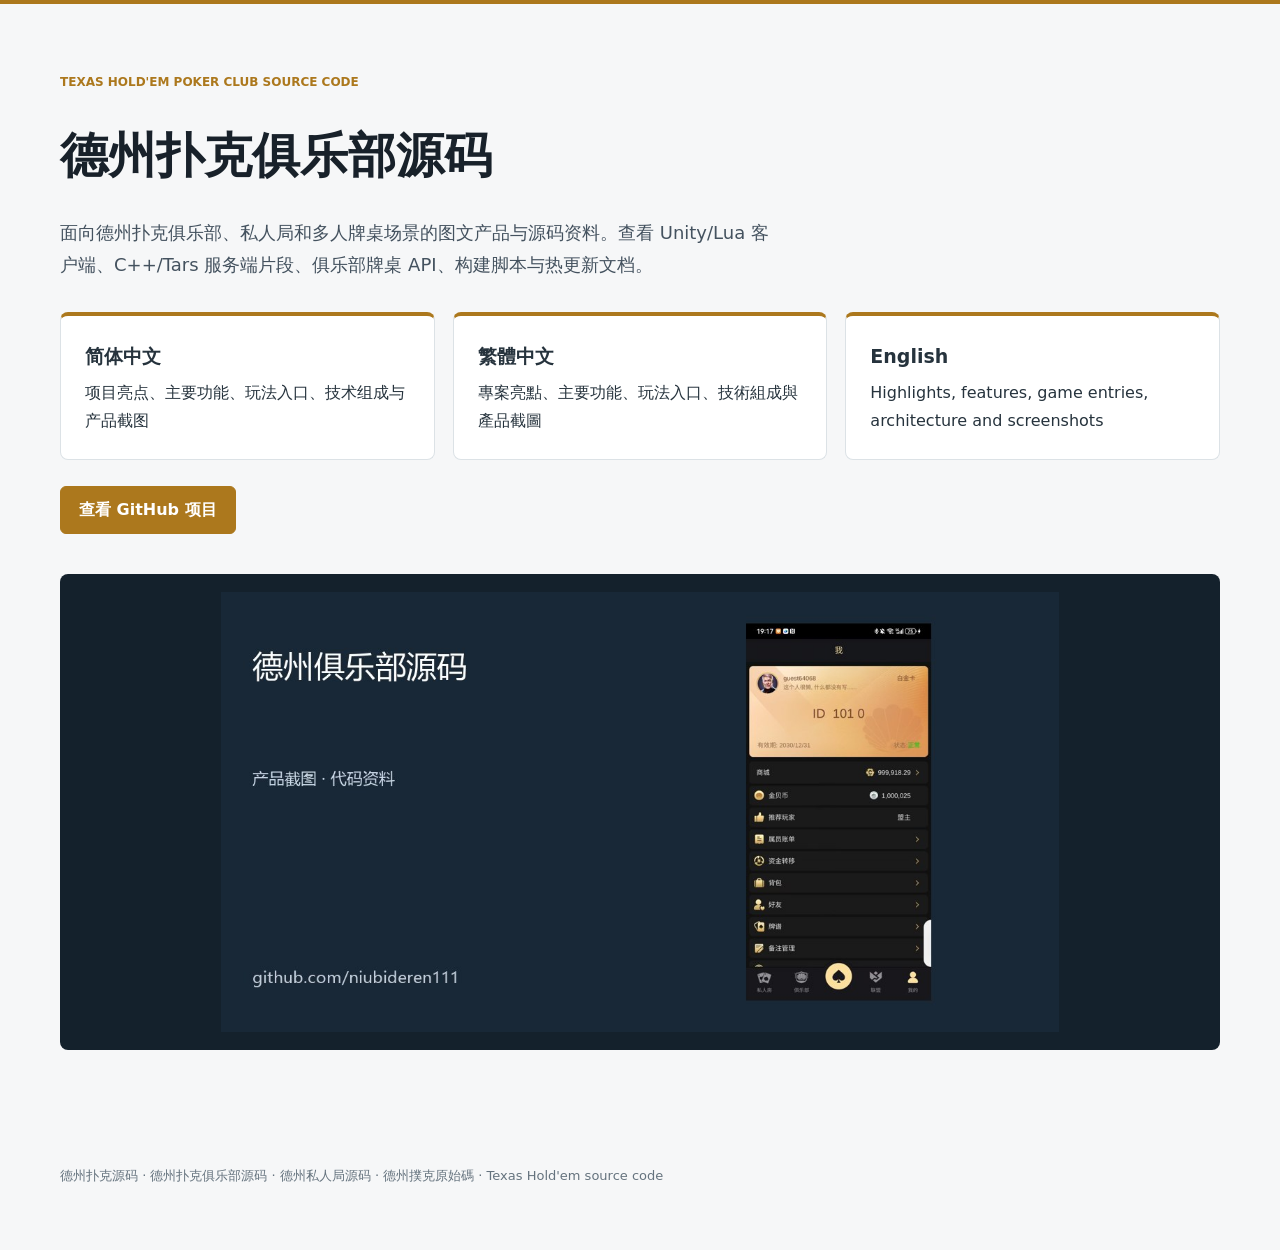
<file: docs/index.html>
<!doctype html>
<html lang="zh-CN">
<head>
  <meta charset="utf-8">
  <meta name="viewport" content="width=device-width,initial-scale=1">
  <title>德州扑克俱乐部源码｜私人局与多人牌桌产品资料</title>
  <meta name="description" content="德州扑克俱乐部和私人局源码资料，包含产品截图、Unity/Lua 客户端、C++/Tars 服务端片段、俱乐部牌桌 API、构建与热更新文档。">
  <meta name="robots" content="index,follow,max-image-preview:large">
  <link rel="canonical" href="https://niubideren111.github.io/dezhou-poker-club-source-code/">
  <link rel="alternate" hreflang="zh-CN" href="https://niubideren111.github.io/dezhou-poker-club-source-code/zh-cn/">
  <link rel="alternate" hreflang="zh-Hant" href="https://niubideren111.github.io/dezhou-poker-club-source-code/zh-tw/">
  <link rel="alternate" hreflang="en" href="https://niubideren111.github.io/dezhou-poker-club-source-code/en/">
  <link rel="alternate" hreflang="x-default" href="https://niubideren111.github.io/dezhou-poker-club-source-code/">
  <meta property="og:type" content="website">
  <meta property="og:title" content="德州扑克俱乐部源码｜私人局与多人牌桌">
  <meta property="og:description" content="Unity/Lua 客户端、C++/Tars 服务端片段、俱乐部牌桌 API 与图文产品资料。">
  <meta property="og:url" content="https://niubideren111.github.io/dezhou-poker-club-source-code/">
  <meta property="og:image" content="https://niubideren111.github.io/dezhou-poker-club-source-code/assets/seo/social-preview.jpg">
  <meta name="twitter:card" content="summary_large_image">
  <link rel="stylesheet" href="assets/seo/style.css">
  <script type="application/ld+json">{"@context":"https://schema.org","@type":"SoftwareSourceCode","name":"Texas Hold'em Poker Club Source Code","alternateName":["德州扑克俱乐部源码","德州私人局源码","德州撲克俱樂部原始碼"],"codeRepository":"https://github.com/niubideren111/dezhou-poker-club-source-code","url":"https://niubideren111.github.io/dezhou-poker-club-source-code/","programmingLanguage":["C++","Lua","C#"],"image":"https://niubideren111.github.io/dezhou-poker-club-source-code/assets/seo/social-preview.jpg"}</script>
</head>
<body style="--accent:#ac781d">
  <div class="topline"></div>
  <main class="wrap language-home">
    <div class="eyebrow">Texas Hold'em Poker Club Source Code</div>
    <h1>德州扑克俱乐部源码</h1>
    <p class="intro">面向德州扑克俱乐部、私人局和多人牌桌场景的图文产品与源码资料。查看 Unity/Lua 客户端、C++/Tars 服务端片段、俱乐部牌桌 API、构建脚本与热更新文档。</p>
    <div class="language-grid">
      <a href="zh-cn/"><strong>简体中文</strong><span>项目亮点、主要功能、玩法入口、技术组成与产品截图</span></a>
      <a href="zh-tw/"><strong>繁體中文</strong><span>專案亮點、主要功能、玩法入口、技術組成與產品截圖</span></a>
      <a href="en/"><strong>English</strong><span>Highlights, features, game entries, architecture and screenshots</span></a>
    </div>
    <div class="actions"><a class="button" href="https://github.com/niubideren111/dezhou-poker-club-source-code">查看 GitHub 项目</a></div>
    <div class="language-preview"><img src="assets/seo/social-preview.jpg" alt="德州扑克俱乐部源码、私人局和多人牌桌产品截图"></div>
  </main>
  <footer class="wrap"><p>德州扑克源码 · 德州扑克俱乐部源码 · 德州私人局源码 · 德州撲克原始碼 · Texas Hold'em source code</p></footer>
</body>
</html>
</file>
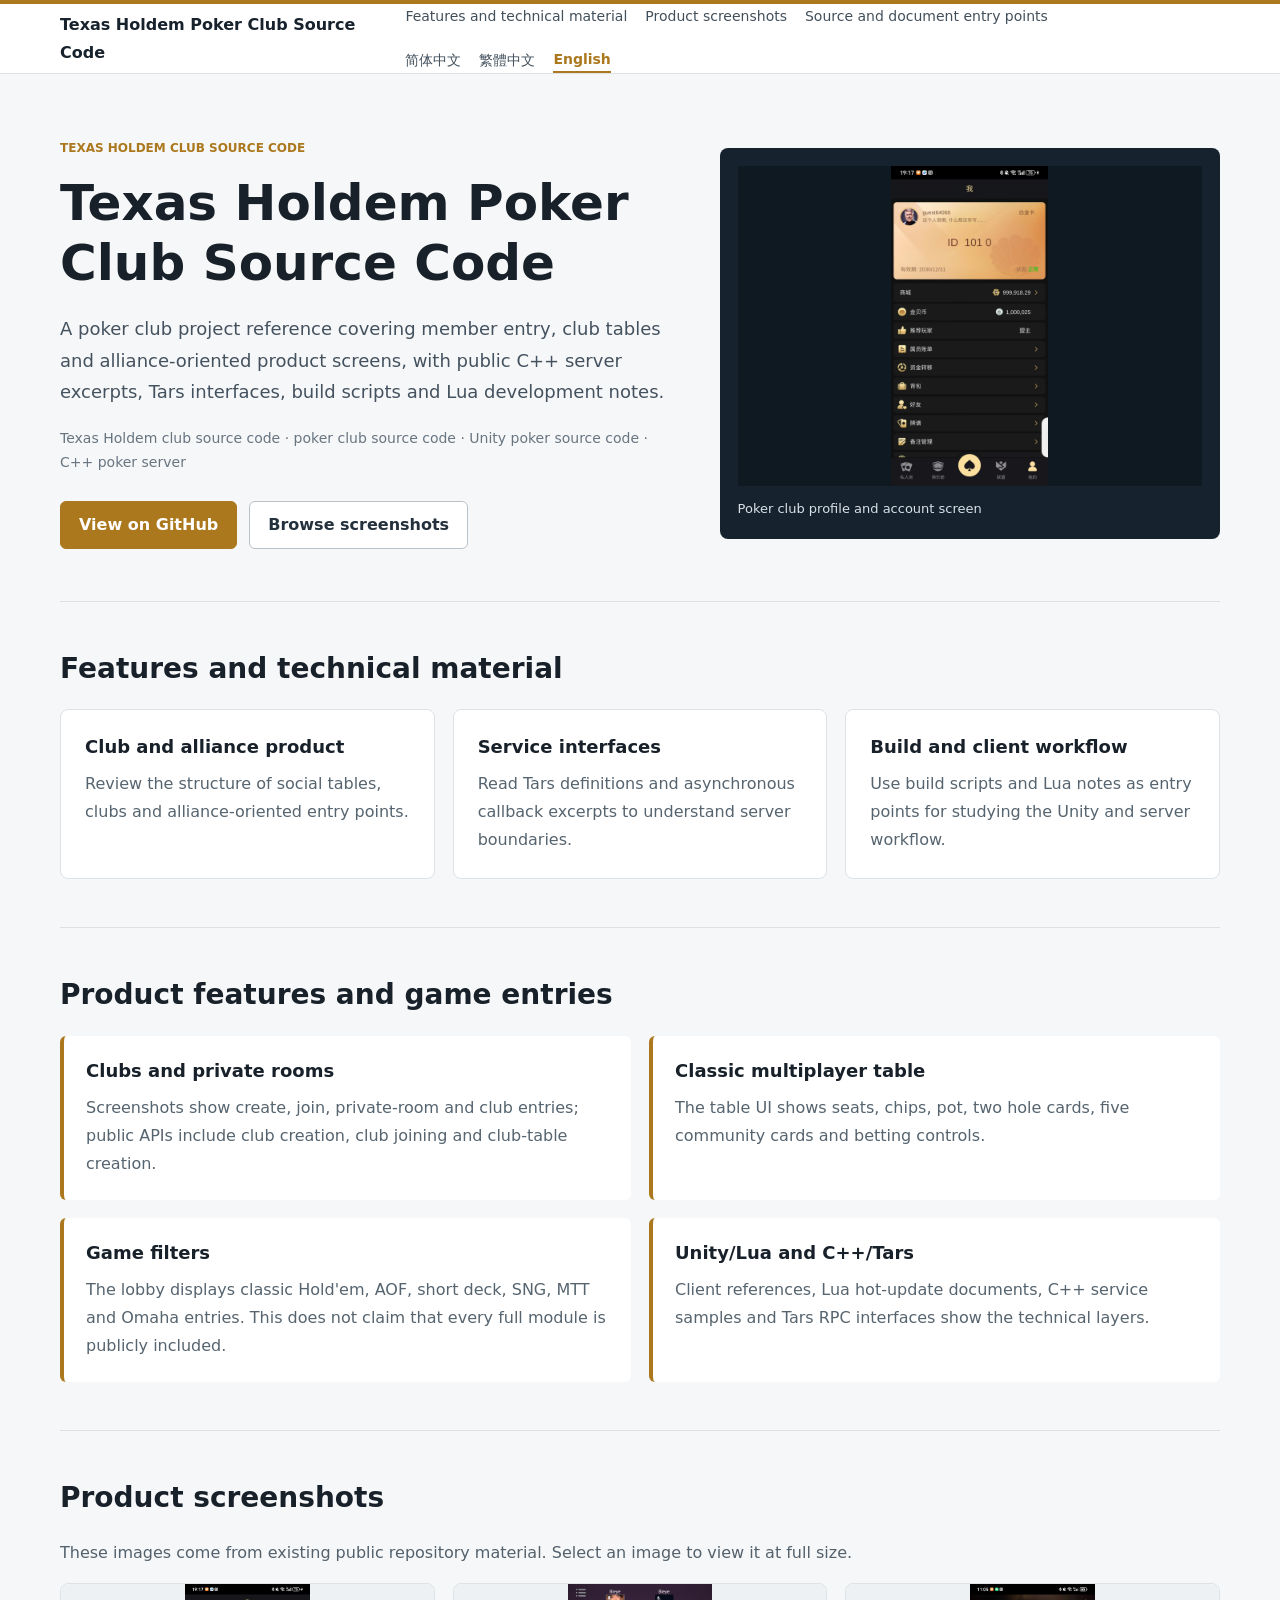
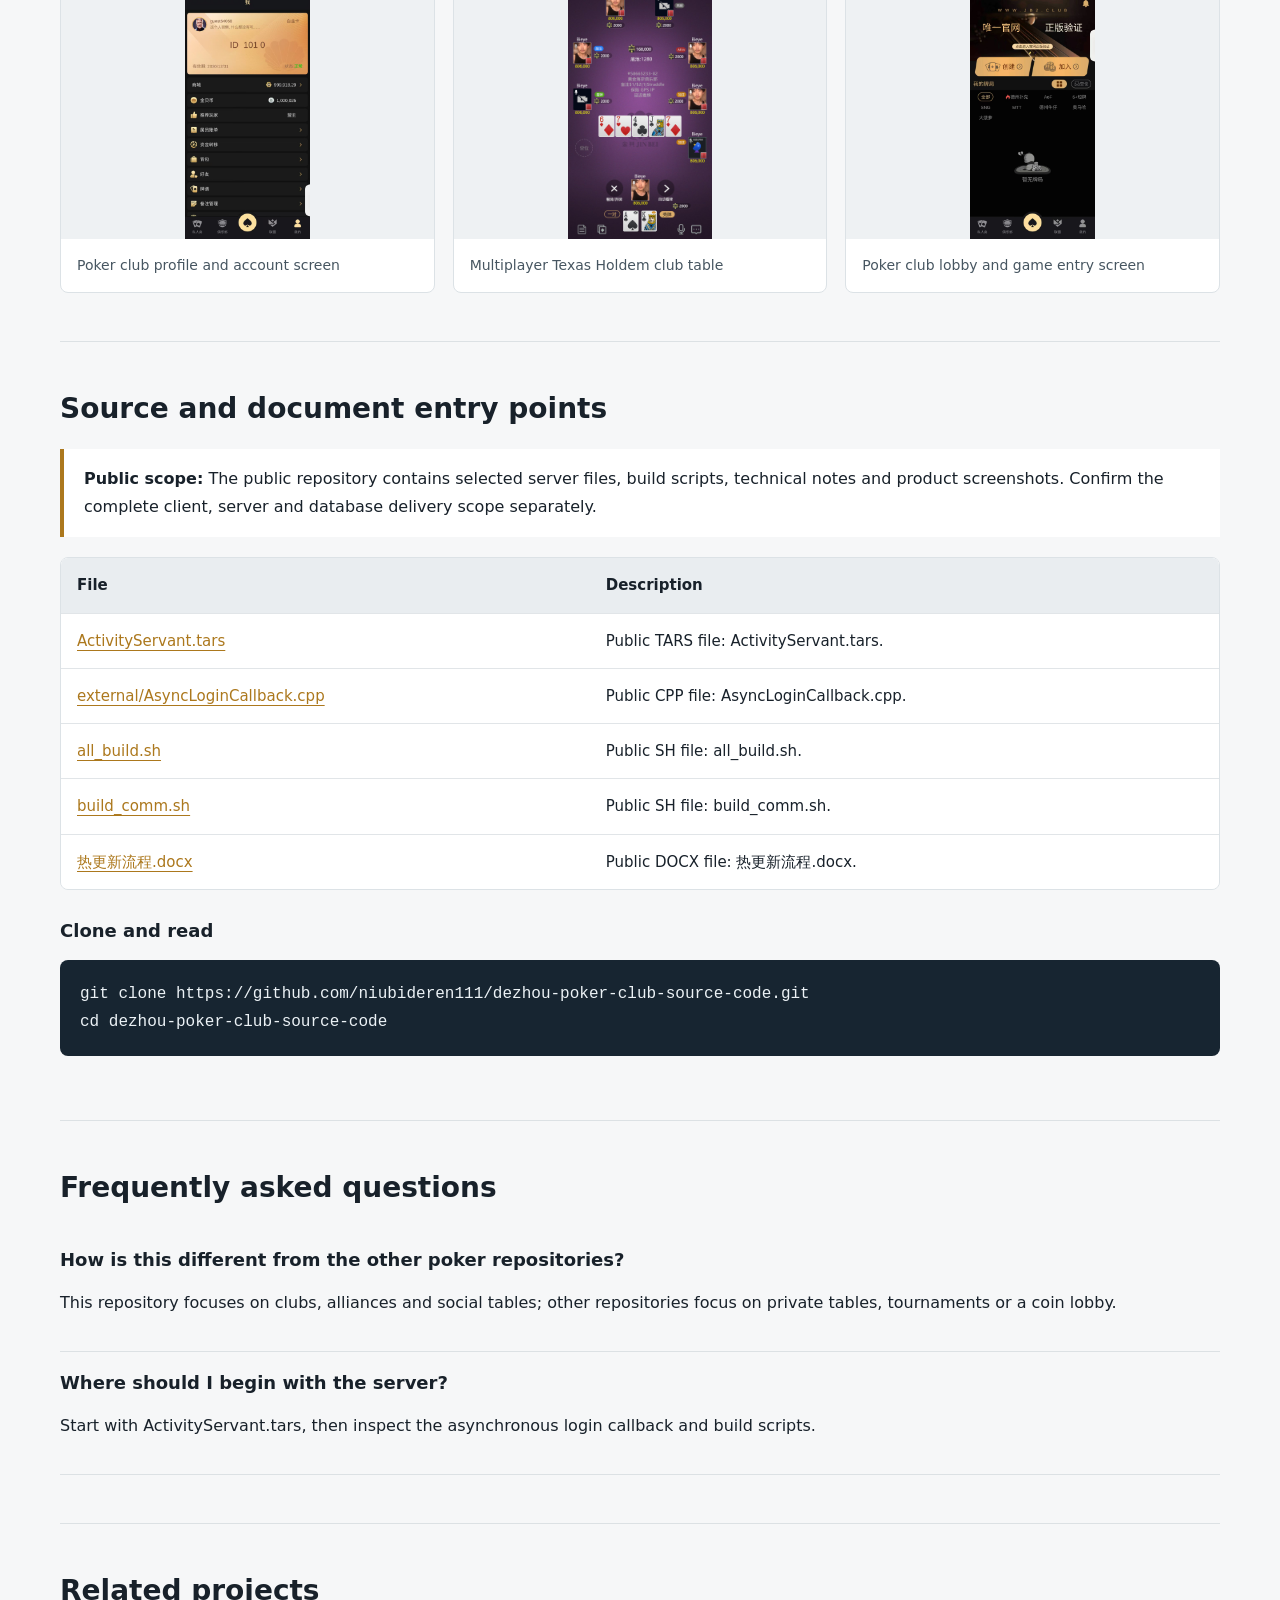
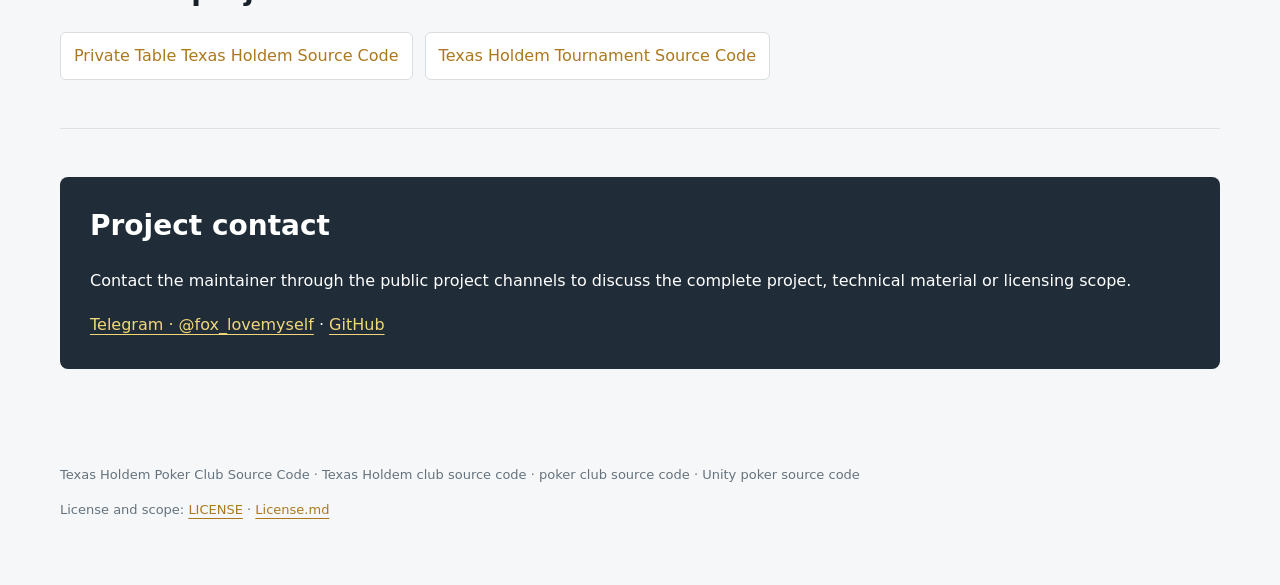
<file: docs/en/index.html>
<!doctype html>
<html lang="en"><head><meta charset="utf-8"><meta name="viewport" content="width=device-width,initial-scale=1">
<title>Texas Hold'em Poker Club Source Code | Private Rooms and Multiplayer Tables</title><meta name="description" content="Texas Hold'em poker club and private-room source references with product screenshots, club-table APIs, Unity/Lua client material, C++/Tars server samples and build documents."><meta name="robots" content="index,follow,max-image-preview:large">
<link rel="canonical" href="https://niubideren111.github.io/dezhou-poker-club-source-code/en/"><link rel="alternate" hreflang="zh-CN" href="https://niubideren111.github.io/dezhou-poker-club-source-code/zh-cn/"><link rel="alternate" hreflang="zh-Hant" href="https://niubideren111.github.io/dezhou-poker-club-source-code/zh-tw/"><link rel="alternate" hreflang="en" href="https://niubideren111.github.io/dezhou-poker-club-source-code/en/"><link rel="alternate" hreflang="x-default" href="https://niubideren111.github.io/dezhou-poker-club-source-code/"><meta property="og:type" content="website"><meta property="og:locale" content="en_US"><meta property="og:title" content="Texas Holdem Poker Club Source Code | Unity, C++ and Club Systems"><meta property="og:description" content="A poker club project reference covering member entry, club tables and alliance-oriented product screens, with public C++ server excerpts, Tars interfaces, build scripts and Lua development notes."><meta property="og:url" content="https://niubideren111.github.io/dezhou-poker-club-source-code/en/"><meta property="og:image" content="https://niubideren111.github.io/dezhou-poker-club-source-code/assets/seo/dezhou-poker-club-source-code-01.jpg"><meta name="twitter:card" content="summary_large_image">
<link rel="stylesheet" href="../assets/seo/style.css"><script type="application/ld+json">{"@context":"https://schema.org","@type":"CollectionPage","name":"Texas Holdem Poker Club Source Code | Unity, C++ and Club Systems","description":"A poker club project reference covering member entry, club tables and alliance-oriented product screens, with public C++ server excerpts, Tars interfaces, build scripts and Lua development notes.","url":"https://niubideren111.github.io/dezhou-poker-club-source-code/en/","inLanguage":"en","image":"https://niubideren111.github.io/dezhou-poker-club-source-code/assets/seo/dezhou-poker-club-source-code-01.jpg","mainEntity":{"@type":"SoftwareSourceCode","name":"Texas Holdem Poker Club Source Code","codeRepository":"https://github.com/niubideren111/dezhou-poker-club-source-code","description":"A poker club project reference covering member entry, club tables and alliance-oriented product screens, with public C++ server excerpts, Tars interfaces, build scripts and Lua development notes.","programmingLanguage":["C++","lua"]},"isPartOf":{"@type":"WebSite","name":"dezhou-poker-club-source-code","url":"https://niubideren111.github.io/dezhou-poker-club-source-code/"}}</script></head>
<body style="--accent:#ac781d"><div class="topline"></div><header><div class="wrap nav"><a class="brand" href="../">Texas Holdem Poker Club Source Code</a><div class="navlinks"><a href="#features">Features and technical material</a><a href="#screenshots">Product screenshots</a><a href="#files">Source and document entry points</a><span class="languages" aria-label="Language"><a href="../zh-cn/" hreflang="zh-CN">简体中文</a><a href="../zh-tw/" hreflang="zh-Hant">繁體中文</a><a href="../en/" hreflang="en" aria-current="page">English</a></span></div></div></header>
<main class="wrap"><section class="hero"><div><div class="eyebrow">Texas Holdem club source code</div><h1>Texas Holdem Poker Club Source Code</h1><p class="intro">A poker club project reference covering member entry, club tables and alliance-oriented product screens, with public C++ server excerpts, Tars interfaces, build scripts and Lua development notes.</p><p class="keyword-line">Texas Holdem club source code · poker club source code · Unity poker source code · C++ poker server</p><div class="actions"><a class="button" href="https://github.com/niubideren111/dezhou-poker-club-source-code">View on GitHub</a><a class="button secondary" href="#screenshots">Browse screenshots</a></div></div><div class="hero-media"><img src="../assets/seo/dezhou-poker-club-source-code-01.jpg" alt="Poker club profile and account screen" fetchpriority="high"><p>Poker club profile and account screen</p></div></section>
<section class="section" id="features"><h2>Features and technical material</h2><div class="grid"><article class="card"><h3>Club and alliance product</h3><p>Review the structure of social tables, clubs and alliance-oriented entry points.</p></article><article class="card"><h3>Service interfaces</h3><p>Read Tars definitions and asynchronous callback excerpts to understand server boundaries.</p></article><article class="card"><h3>Build and client workflow</h3><p>Use build scripts and Lua notes as entry points for studying the Unity and server workflow.</p></article></div></section>
<section class="section" id="games"><h2>Product features and game entries</h2><div class="feature-list"><article><h3>Clubs and private rooms</h3><p>Screenshots show create, join, private-room and club entries; public APIs include club creation, club joining and club-table creation.</p></article><article><h3>Classic multiplayer table</h3><p>The table UI shows seats, chips, pot, two hole cards, five community cards and betting controls.</p></article><article><h3>Game filters</h3><p>The lobby displays classic Hold'em, AOF, short deck, SNG, MTT and Omaha entries. This does not claim that every full module is publicly included.</p></article><article><h3>Unity/Lua and C++/Tars</h3><p>Client references, Lua hot-update documents, C++ service samples and Tars RPC interfaces show the technical layers.</p></article></div></section>
<section class="section" id="screenshots"><h2>Product screenshots</h2><p class="lede">These images come from existing public repository material. Select an image to view it at full size.</p><div class="gallery"><figure><a href="../assets/seo/dezhou-poker-club-source-code-01.jpg" aria-label="Poker club profile and account screen"><img src="../assets/seo/dezhou-poker-club-source-code-01.jpg" alt="Poker club profile and account screen" loading="eager" decoding="async"></a><figcaption>Poker club profile and account screen</figcaption></figure><figure><a href="../assets/seo/dezhou-poker-club-source-code-02.jpg" aria-label="Multiplayer Texas Holdem club table"><img src="../assets/seo/dezhou-poker-club-source-code-02.jpg" alt="Multiplayer Texas Holdem club table" loading="eager" decoding="async"></a><figcaption>Multiplayer Texas Holdem club table</figcaption></figure><figure><a href="../assets/seo/dezhou-poker-club-source-code-03.jpg" aria-label="Poker club lobby and game entry screen"><img src="../assets/seo/dezhou-poker-club-source-code-03.jpg" alt="Poker club lobby and game entry screen" loading="eager" decoding="async"></a><figcaption>Poker club lobby and game entry screen</figcaption></figure></div></section>
<section class="section" id="files"><h2>Source and document entry points</h2><p class="scope"><strong>Public scope:</strong> The public repository contains selected server files, build scripts, technical notes and product screenshots. Confirm the complete client, server and database delivery scope separately.</p><div class="table-wrap"><table><thead><tr><th>File</th><th>Description</th></tr></thead><tbody><tr><td><a href="https://github.com/niubideren111/dezhou-poker-club-source-code/blob/main/ActivityServant.tars">ActivityServant.tars</a></td><td>Public TARS file: ActivityServant.tars.</td></tr><tr><td><a href="https://github.com/niubideren111/dezhou-poker-club-source-code/blob/main/external/AsyncLoginCallback.cpp">external/AsyncLoginCallback.cpp</a></td><td>Public CPP file: AsyncLoginCallback.cpp.</td></tr><tr><td><a href="https://github.com/niubideren111/dezhou-poker-club-source-code/blob/main/all_build.sh">all_build.sh</a></td><td>Public SH file: all_build.sh.</td></tr><tr><td><a href="https://github.com/niubideren111/dezhou-poker-club-source-code/blob/main/build_comm.sh">build_comm.sh</a></td><td>Public SH file: build_comm.sh.</td></tr><tr><td><a href="https://github.com/niubideren111/dezhou-poker-club-source-code/blob/main/%E7%83%AD%E6%9B%B4%E6%96%B0%E6%B5%81%E7%A8%8B.docx">热更新流程.docx</a></td><td>Public DOCX file: 热更新流程.docx.</td></tr></tbody></table></div><h3 style="margin-top:28px">Clone and read</h3><pre><code>git clone https://github.com/niubideren111/dezhou-poker-club-source-code.git
cd dezhou-poker-club-source-code</code></pre></section>
<section class="section" id="faq"><h2>Frequently asked questions</h2><div class="faq"><article><h3>How is this different from the other poker repositories?</h3><p>This repository focuses on clubs, alliances and social tables; other repositories focus on private tables, tournaments or a coin lobby.</p></article><article><h3>Where should I begin with the server?</h3><p>Start with ActivityServant.tars, then inspect the asynchronous login callback and build scripts.</p></article></div></section>
<section class="section"><h2>Related projects</h2><div class="related"><a href="https://github.com/niubideren111/Texas-Hold-em-source-code">Private Table Texas Holdem Source Code</a><a href="https://github.com/niubideren111/Texas-Hold-em-Tournament-Source-Code">Texas Holdem Tournament Source Code</a></div></section>
<section class="section"><div class="contact"><h2>Project contact</h2><p>Contact the maintainer through the public project channels to discuss the complete project, technical material or licensing scope.</p><a href="https://t.me/fox_lovemyself">Telegram · @fox_lovemyself</a> · <a href="https://github.com/niubideren111/dezhou-poker-club-source-code">GitHub</a></div></section></main>
<footer class="wrap"><p>Texas Holdem Poker Club Source Code · Texas Holdem club source code · poker club source code · Unity poker source code</p><p>License and scope: <a href="https://github.com/niubideren111/dezhou-poker-club-source-code/blob/main/LICENSE">LICENSE</a> · <a href="https://github.com/niubideren111/dezhou-poker-club-source-code/blob/main/License.md">License.md</a></p></footer></body></html>
</file>
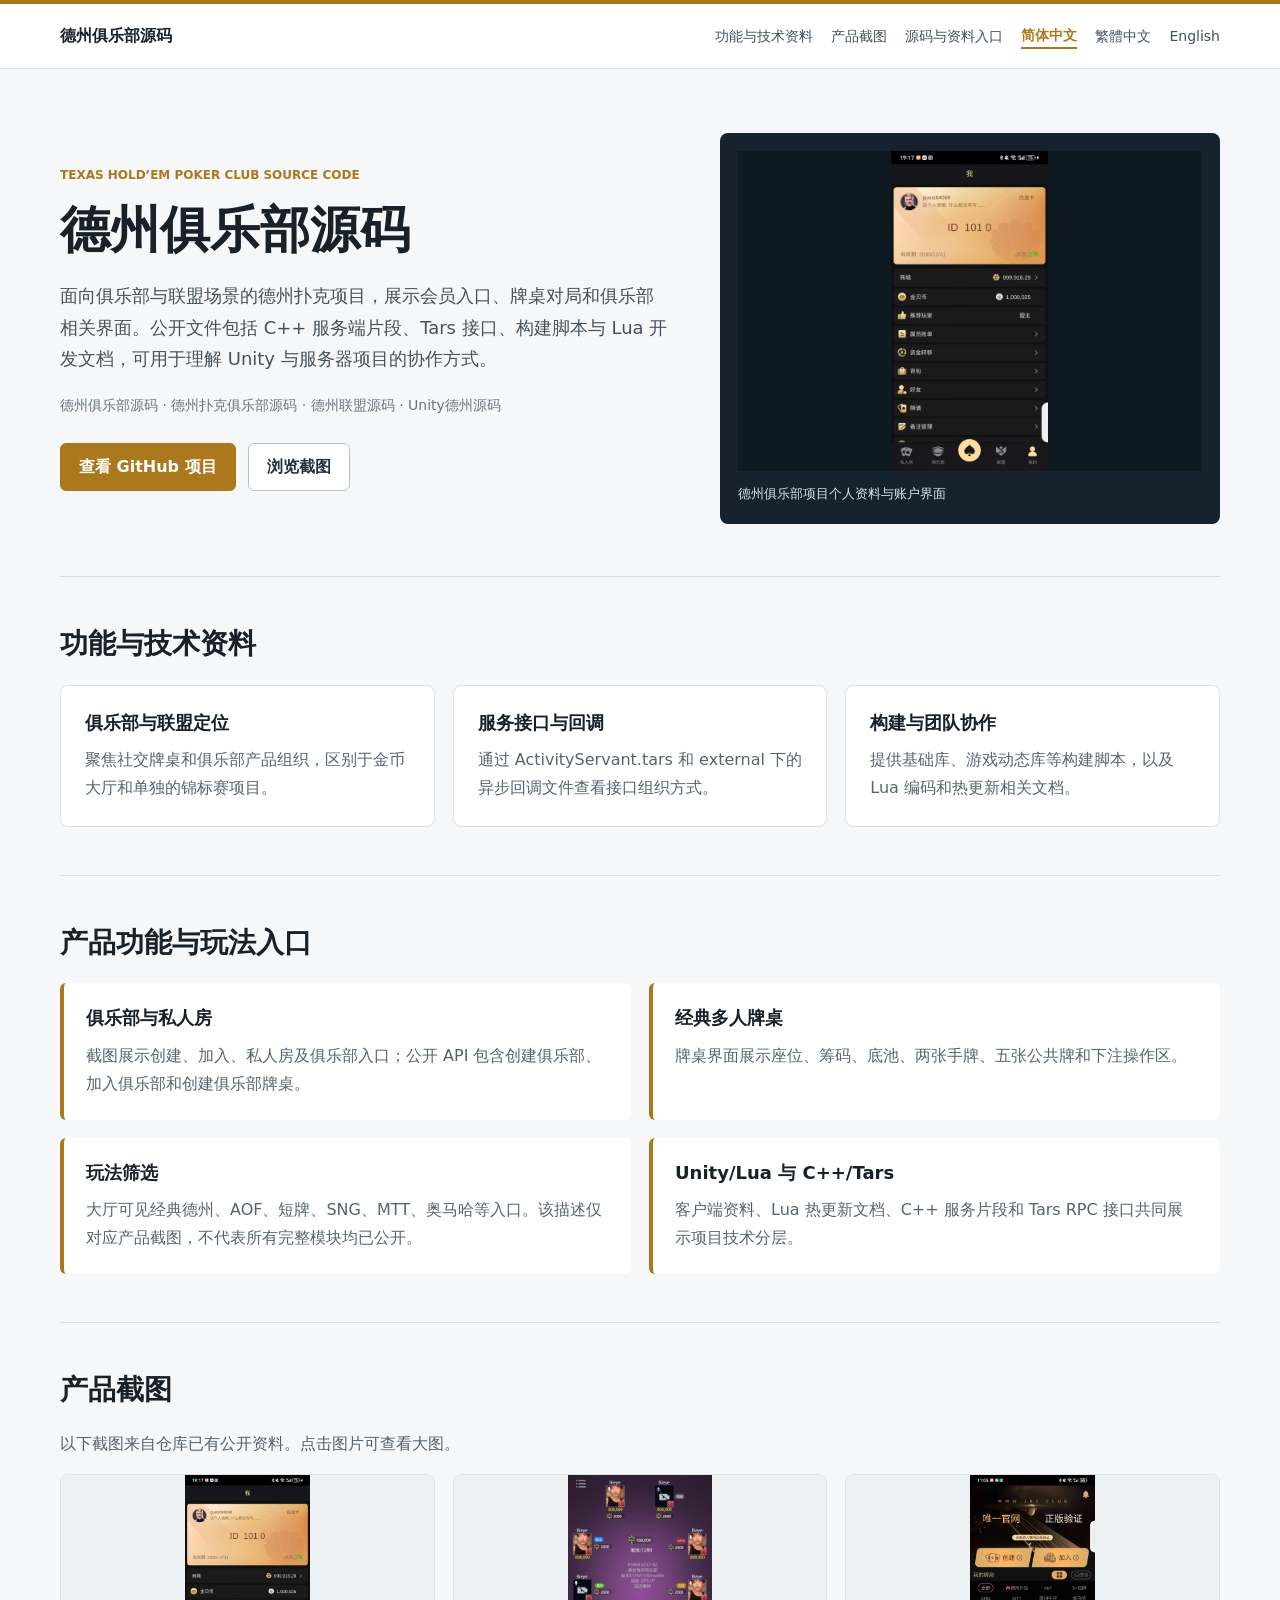
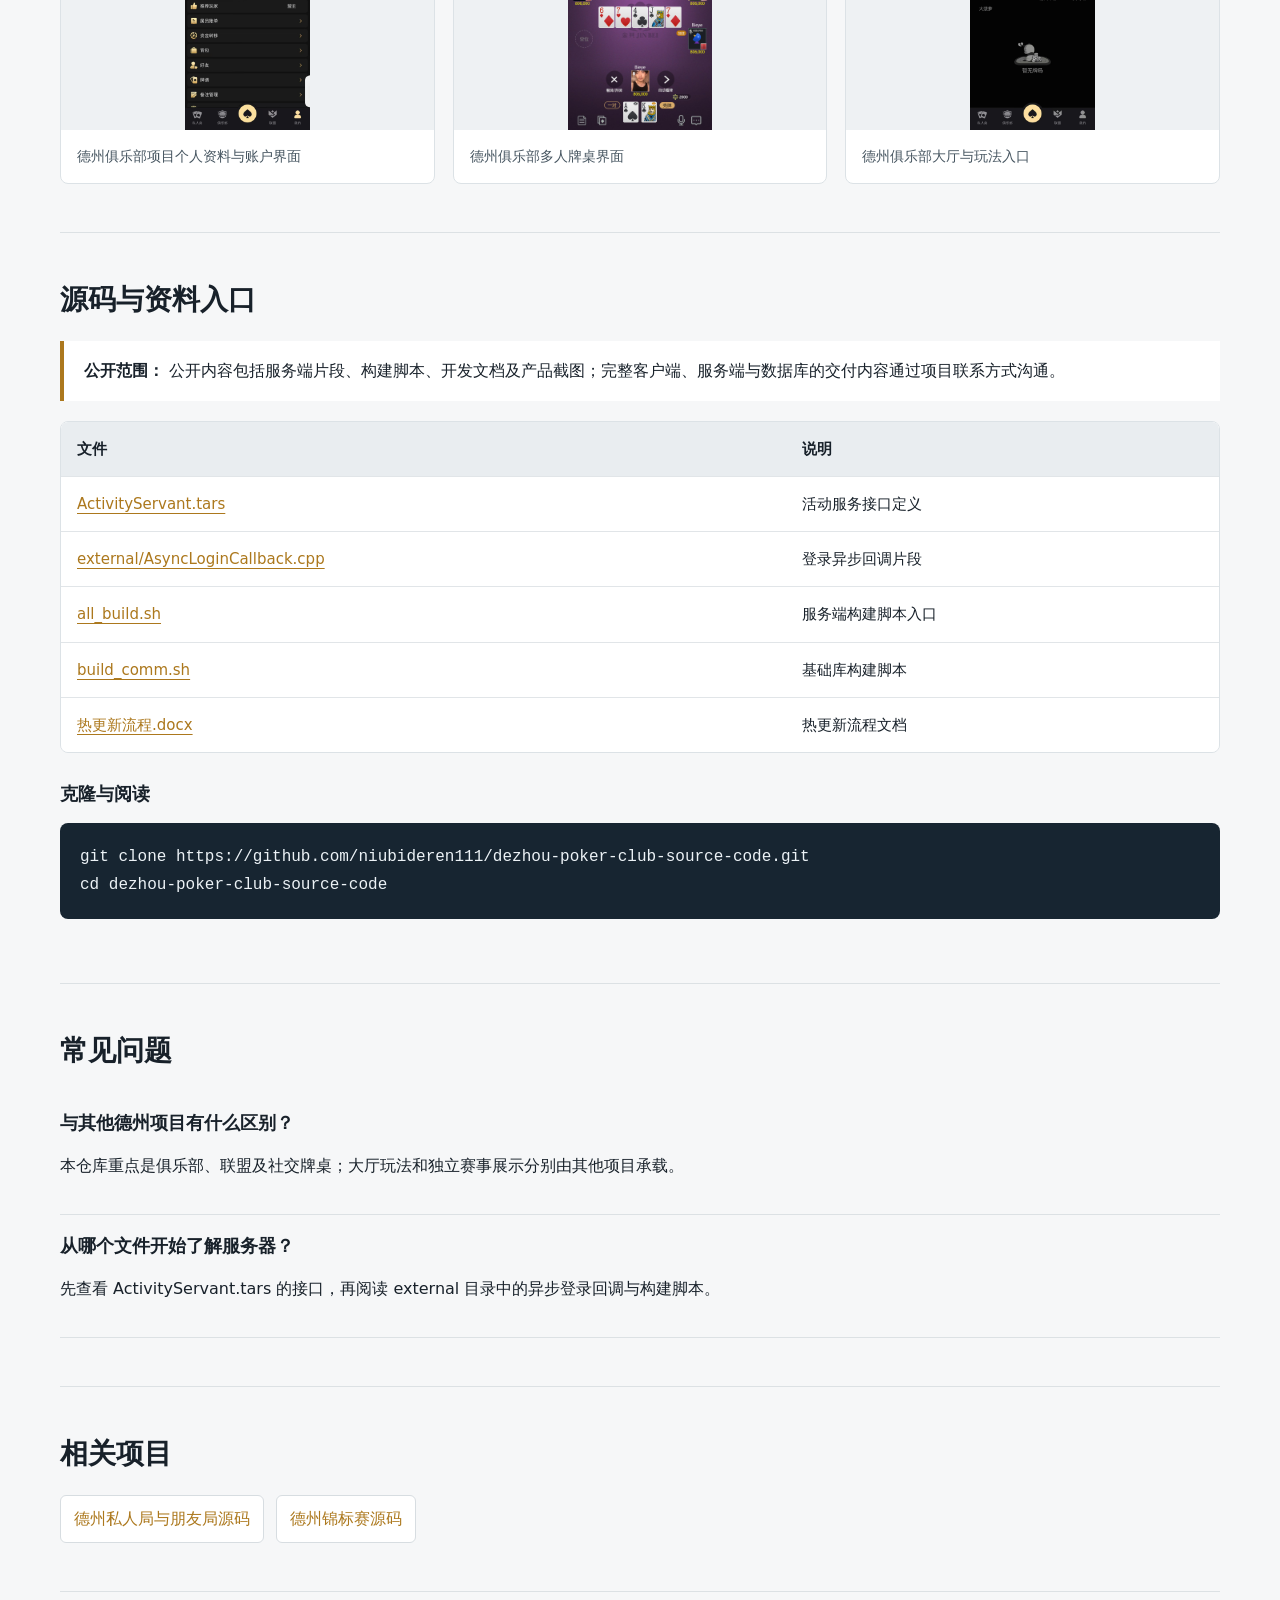
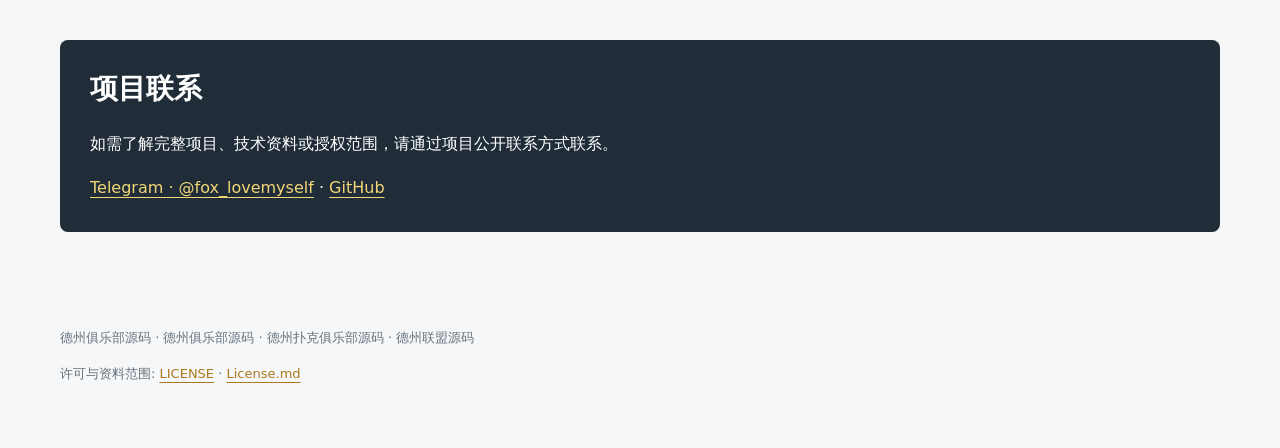
<file: docs/zh-cn/index.html>
<!doctype html>
<html lang="zh-CN"><head><meta charset="utf-8"><meta name="viewport" content="width=device-width,initial-scale=1">
<title>德州扑克俱乐部源码｜私人局、多人牌桌与 Unity/C++ 架构</title><meta name="description" content="德州扑克俱乐部与私人局源码资料：产品截图、俱乐部牌桌 API、Unity/Lua 客户端、C++/Tars 服务端片段、构建脚本与热更新文档。"><meta name="robots" content="index,follow,max-image-preview:large">
<link rel="canonical" href="https://niubideren111.github.io/dezhou-poker-club-source-code/zh-cn/"><link rel="alternate" hreflang="zh-CN" href="https://niubideren111.github.io/dezhou-poker-club-source-code/zh-cn/"><link rel="alternate" hreflang="zh-Hant" href="https://niubideren111.github.io/dezhou-poker-club-source-code/zh-tw/"><link rel="alternate" hreflang="en" href="https://niubideren111.github.io/dezhou-poker-club-source-code/en/"><link rel="alternate" hreflang="x-default" href="https://niubideren111.github.io/dezhou-poker-club-source-code/"><meta property="og:type" content="website"><meta property="og:locale" content="zh_CN"><meta property="og:title" content="德州俱乐部源码｜Unity、C++ 与联盟系统资料"><meta property="og:description" content="面向俱乐部与联盟场景的德州扑克项目，展示会员入口、牌桌对局和俱乐部相关界面。公开文件包括 C++ 服务端片段、Tars 接口、构建脚本与 Lua 开发文档，可用于理解 Unity 与服务器项目的协作方式。"><meta property="og:url" content="https://niubideren111.github.io/dezhou-poker-club-source-code/zh-cn/"><meta property="og:image" content="https://niubideren111.github.io/dezhou-poker-club-source-code/assets/seo/dezhou-poker-club-source-code-01.jpg"><meta name="twitter:card" content="summary_large_image">
<link rel="stylesheet" href="../assets/seo/style.css"><script type="application/ld+json">{"@context":"https://schema.org","@type":"CollectionPage","name":"德州俱乐部源码｜Unity、C++ 与联盟系统资料","description":"面向俱乐部与联盟场景的德州扑克项目，展示会员入口、牌桌对局和俱乐部相关界面。公开文件包括 C++ 服务端片段、Tars 接口、构建脚本与 Lua 开发文档，可用于理解 Unity 与服务器项目的协作方式。","url":"https://niubideren111.github.io/dezhou-poker-club-source-code/zh-cn/","inLanguage":"zh-CN","image":"https://niubideren111.github.io/dezhou-poker-club-source-code/assets/seo/dezhou-poker-club-source-code-01.jpg","mainEntity":{"@type":"SoftwareSourceCode","name":"德州俱乐部源码","codeRepository":"https://github.com/niubideren111/dezhou-poker-club-source-code","description":"面向俱乐部与联盟场景的德州扑克项目，展示会员入口、牌桌对局和俱乐部相关界面。公开文件包括 C++ 服务端片段、Tars 接口、构建脚本与 Lua 开发文档，可用于理解 Unity 与服务器项目的协作方式。","programmingLanguage":["C++","lua"]},"isPartOf":{"@type":"WebSite","name":"dezhou-poker-club-source-code","url":"https://niubideren111.github.io/dezhou-poker-club-source-code/"}}</script></head>
<body style="--accent:#ac781d"><div class="topline"></div><header><div class="wrap nav"><a class="brand" href="../">德州俱乐部源码</a><div class="navlinks"><a href="#features">功能与技术资料</a><a href="#screenshots">产品截图</a><a href="#files">源码与资料入口</a><span class="languages" aria-label="Language"><a href="../zh-cn/" hreflang="zh-CN" aria-current="page">简体中文</a><a href="../zh-tw/" hreflang="zh-Hant">繁體中文</a><a href="../en/" hreflang="en">English</a></span></div></div></header>
<main class="wrap"><section class="hero"><div><div class="eyebrow">Texas Hold’em Poker Club Source Code</div><h1>德州俱乐部源码</h1><p class="intro">面向俱乐部与联盟场景的德州扑克项目，展示会员入口、牌桌对局和俱乐部相关界面。公开文件包括 C++ 服务端片段、Tars 接口、构建脚本与 Lua 开发文档，可用于理解 Unity 与服务器项目的协作方式。</p><p class="keyword-line">德州俱乐部源码 · 德州扑克俱乐部源码 · 德州联盟源码 · Unity德州源码</p><div class="actions"><a class="button" href="https://github.com/niubideren111/dezhou-poker-club-source-code">查看 GitHub 项目</a><a class="button secondary" href="#screenshots">浏览截图</a></div></div><div class="hero-media"><img src="../assets/seo/dezhou-poker-club-source-code-01.jpg" alt="德州俱乐部项目个人资料与账户界面" fetchpriority="high"><p>德州俱乐部项目个人资料与账户界面</p></div></section>
<section class="section" id="features"><h2>功能与技术资料</h2><div class="grid"><article class="card"><h3>俱乐部与联盟定位</h3><p>聚焦社交牌桌和俱乐部产品组织，区别于金币大厅和单独的锦标赛项目。</p></article><article class="card"><h3>服务接口与回调</h3><p>通过 ActivityServant.tars 和 external 下的异步回调文件查看接口组织方式。</p></article><article class="card"><h3>构建与团队协作</h3><p>提供基础库、游戏动态库等构建脚本，以及 Lua 编码和热更新相关文档。</p></article></div></section>
<section class="section" id="games"><h2>产品功能与玩法入口</h2><div class="feature-list"><article><h3>俱乐部与私人房</h3><p>截图展示创建、加入、私人房及俱乐部入口；公开 API 包含创建俱乐部、加入俱乐部和创建俱乐部牌桌。</p></article><article><h3>经典多人牌桌</h3><p>牌桌界面展示座位、筹码、底池、两张手牌、五张公共牌和下注操作区。</p></article><article><h3>玩法筛选</h3><p>大厅可见经典德州、AOF、短牌、SNG、MTT、奥马哈等入口。该描述仅对应产品截图，不代表所有完整模块均已公开。</p></article><article><h3>Unity/Lua 与 C++/Tars</h3><p>客户端资料、Lua 热更新文档、C++ 服务片段和 Tars RPC 接口共同展示项目技术分层。</p></article></div></section>
<section class="section" id="screenshots"><h2>产品截图</h2><p class="lede">以下截图来自仓库已有公开资料。点击图片可查看大图。</p><div class="gallery"><figure><a href="../assets/seo/dezhou-poker-club-source-code-01.jpg" aria-label="德州俱乐部项目个人资料与账户界面"><img src="../assets/seo/dezhou-poker-club-source-code-01.jpg" alt="德州俱乐部项目个人资料与账户界面" loading="eager" decoding="async"></a><figcaption>德州俱乐部项目个人资料与账户界面</figcaption></figure><figure><a href="../assets/seo/dezhou-poker-club-source-code-02.jpg" aria-label="德州俱乐部多人牌桌界面"><img src="../assets/seo/dezhou-poker-club-source-code-02.jpg" alt="德州俱乐部多人牌桌界面" loading="eager" decoding="async"></a><figcaption>德州俱乐部多人牌桌界面</figcaption></figure><figure><a href="../assets/seo/dezhou-poker-club-source-code-03.jpg" aria-label="德州俱乐部大厅与玩法入口"><img src="../assets/seo/dezhou-poker-club-source-code-03.jpg" alt="德州俱乐部大厅与玩法入口" loading="eager" decoding="async"></a><figcaption>德州俱乐部大厅与玩法入口</figcaption></figure></div></section>
<section class="section" id="files"><h2>源码与资料入口</h2><p class="scope"><strong>公开范围：</strong> 公开内容包括服务端片段、构建脚本、开发文档及产品截图；完整客户端、服务端与数据库的交付内容通过项目联系方式沟通。</p><div class="table-wrap"><table><thead><tr><th>文件</th><th>说明</th></tr></thead><tbody><tr><td><a href="https://github.com/niubideren111/dezhou-poker-club-source-code/blob/main/ActivityServant.tars">ActivityServant.tars</a></td><td>活动服务接口定义</td></tr><tr><td><a href="https://github.com/niubideren111/dezhou-poker-club-source-code/blob/main/external/AsyncLoginCallback.cpp">external/AsyncLoginCallback.cpp</a></td><td>登录异步回调片段</td></tr><tr><td><a href="https://github.com/niubideren111/dezhou-poker-club-source-code/blob/main/all_build.sh">all_build.sh</a></td><td>服务端构建脚本入口</td></tr><tr><td><a href="https://github.com/niubideren111/dezhou-poker-club-source-code/blob/main/build_comm.sh">build_comm.sh</a></td><td>基础库构建脚本</td></tr><tr><td><a href="https://github.com/niubideren111/dezhou-poker-club-source-code/blob/main/%E7%83%AD%E6%9B%B4%E6%96%B0%E6%B5%81%E7%A8%8B.docx">热更新流程.docx</a></td><td>热更新流程文档</td></tr></tbody></table></div><h3 style="margin-top:28px">克隆与阅读</h3><pre><code>git clone https://github.com/niubideren111/dezhou-poker-club-source-code.git
cd dezhou-poker-club-source-code</code></pre></section>
<section class="section" id="faq"><h2>常见问题</h2><div class="faq"><article><h3>与其他德州项目有什么区别？</h3><p>本仓库重点是俱乐部、联盟及社交牌桌；大厅玩法和独立赛事展示分别由其他项目承载。</p></article><article><h3>从哪个文件开始了解服务器？</h3><p>先查看 ActivityServant.tars 的接口，再阅读 external 目录中的异步登录回调与构建脚本。</p></article></div></section>
<section class="section"><h2>相关项目</h2><div class="related"><a href="https://github.com/niubideren111/Texas-Hold-em-source-code">德州私人局与朋友局源码</a><a href="https://github.com/niubideren111/Texas-Hold-em-Tournament-Source-Code">德州锦标赛源码</a></div></section>
<section class="section"><div class="contact"><h2>项目联系</h2><p>如需了解完整项目、技术资料或授权范围，请通过项目公开联系方式联系。</p><a href="https://t.me/fox_lovemyself">Telegram · @fox_lovemyself</a> · <a href="https://github.com/niubideren111/dezhou-poker-club-source-code">GitHub</a></div></section></main>
<footer class="wrap"><p>德州俱乐部源码 · 德州俱乐部源码 · 德州扑克俱乐部源码 · 德州联盟源码</p><p>许可与资料范围: <a href="https://github.com/niubideren111/dezhou-poker-club-source-code/blob/main/LICENSE">LICENSE</a> · <a href="https://github.com/niubideren111/dezhou-poker-club-source-code/blob/main/License.md">License.md</a></p></footer></body></html>
</file>
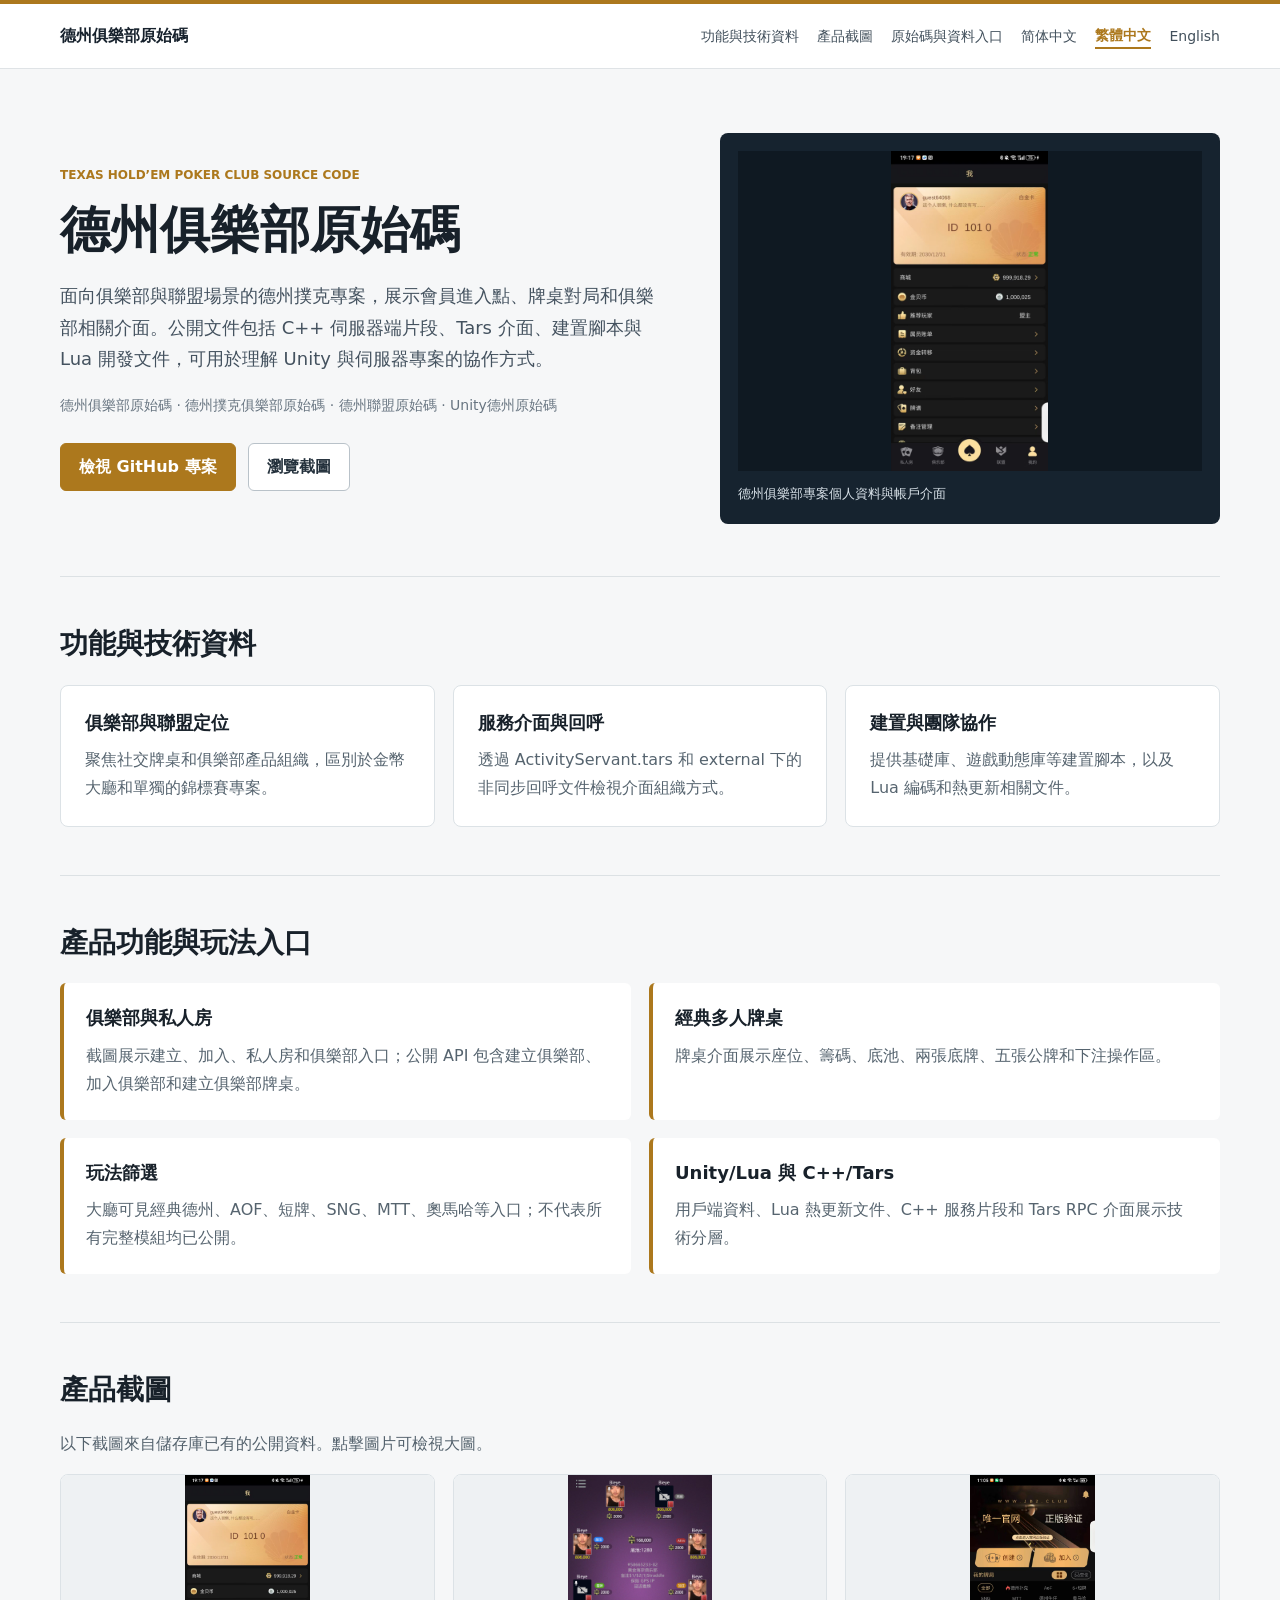
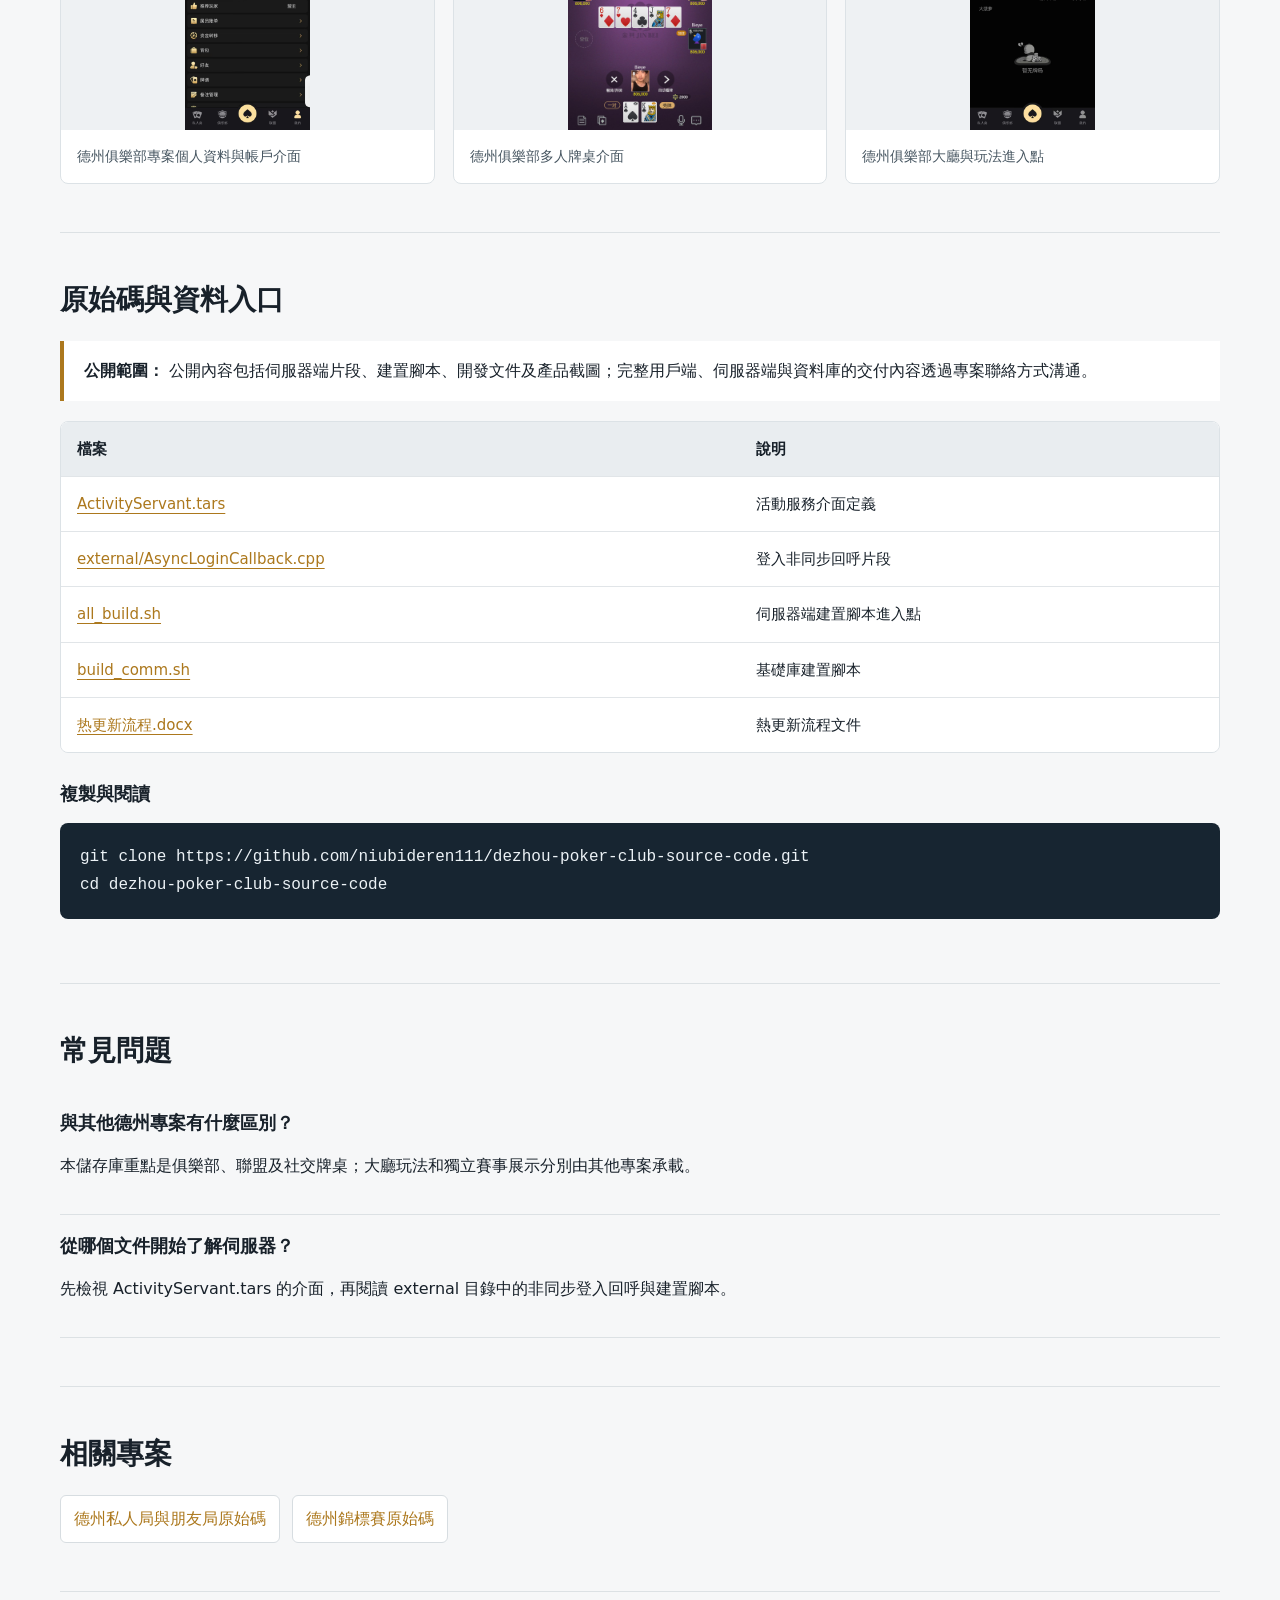
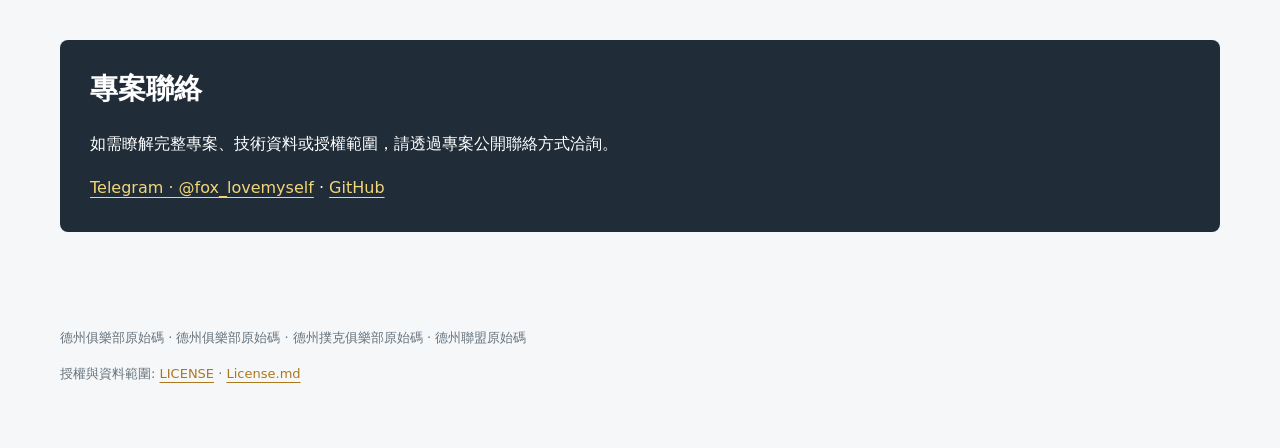
<file: docs/zh-tw/index.html>
<!doctype html>
<html lang="zh-Hant"><head><meta charset="utf-8"><meta name="viewport" content="width=device-width,initial-scale=1">
<title>德州撲克俱樂部原始碼｜私人局、多人牌桌與 Unity/C++ 架構</title><meta name="description" content="德州撲克俱樂部與私人局原始碼資料：產品截圖、俱樂部牌桌 API、Unity/Lua 用戶端、C++/Tars 伺服器片段、建置與熱更新文件。"><meta name="robots" content="index,follow,max-image-preview:large">
<link rel="canonical" href="https://niubideren111.github.io/dezhou-poker-club-source-code/zh-tw/"><link rel="alternate" hreflang="zh-CN" href="https://niubideren111.github.io/dezhou-poker-club-source-code/zh-cn/"><link rel="alternate" hreflang="zh-Hant" href="https://niubideren111.github.io/dezhou-poker-club-source-code/zh-tw/"><link rel="alternate" hreflang="en" href="https://niubideren111.github.io/dezhou-poker-club-source-code/en/"><link rel="alternate" hreflang="x-default" href="https://niubideren111.github.io/dezhou-poker-club-source-code/"><meta property="og:type" content="website"><meta property="og:locale" content="zh_TW"><meta property="og:title" content="德州俱樂部原始碼｜Unity、C++ 與聯盟系統資料"><meta property="og:description" content="面向俱樂部與聯盟場景的德州撲克專案，展示會員進入點、牌桌對局和俱樂部相關介面。公開文件包括 C++ 伺服器端片段、Tars 介面、建置腳本與 Lua 開發文件，可用於理解 Unity 與伺服器專案的協作方式。"><meta property="og:url" content="https://niubideren111.github.io/dezhou-poker-club-source-code/zh-tw/"><meta property="og:image" content="https://niubideren111.github.io/dezhou-poker-club-source-code/assets/seo/dezhou-poker-club-source-code-01.jpg"><meta name="twitter:card" content="summary_large_image">
<link rel="stylesheet" href="../assets/seo/style.css"><script type="application/ld+json">{"@context":"https://schema.org","@type":"CollectionPage","name":"德州俱樂部原始碼｜Unity、C++ 與聯盟系統資料","description":"面向俱樂部與聯盟場景的德州撲克專案，展示會員進入點、牌桌對局和俱樂部相關介面。公開文件包括 C++ 伺服器端片段、Tars 介面、建置腳本與 Lua 開發文件，可用於理解 Unity 與伺服器專案的協作方式。","url":"https://niubideren111.github.io/dezhou-poker-club-source-code/zh-tw/","inLanguage":"zh-Hant","image":"https://niubideren111.github.io/dezhou-poker-club-source-code/assets/seo/dezhou-poker-club-source-code-01.jpg","mainEntity":{"@type":"SoftwareSourceCode","name":"德州俱樂部原始碼","codeRepository":"https://github.com/niubideren111/dezhou-poker-club-source-code","description":"面向俱樂部與聯盟場景的德州撲克專案，展示會員進入點、牌桌對局和俱樂部相關介面。公開文件包括 C++ 伺服器端片段、Tars 介面、建置腳本與 Lua 開發文件，可用於理解 Unity 與伺服器專案的協作方式。","programmingLanguage":["C++","lua"]},"isPartOf":{"@type":"WebSite","name":"dezhou-poker-club-source-code","url":"https://niubideren111.github.io/dezhou-poker-club-source-code/"}}</script></head>
<body style="--accent:#ac781d"><div class="topline"></div><header><div class="wrap nav"><a class="brand" href="../">德州俱樂部原始碼</a><div class="navlinks"><a href="#features">功能與技術資料</a><a href="#screenshots">產品截圖</a><a href="#files">原始碼與資料入口</a><span class="languages" aria-label="Language"><a href="../zh-cn/" hreflang="zh-CN">简体中文</a><a href="../zh-tw/" hreflang="zh-Hant" aria-current="page">繁體中文</a><a href="../en/" hreflang="en">English</a></span></div></div></header>
<main class="wrap"><section class="hero"><div><div class="eyebrow">Texas Hold’em Poker Club Source Code</div><h1>德州俱樂部原始碼</h1><p class="intro">面向俱樂部與聯盟場景的德州撲克專案，展示會員進入點、牌桌對局和俱樂部相關介面。公開文件包括 C++ 伺服器端片段、Tars 介面、建置腳本與 Lua 開發文件，可用於理解 Unity 與伺服器專案的協作方式。</p><p class="keyword-line">德州俱樂部原始碼 · 德州撲克俱樂部原始碼 · 德州聯盟原始碼 · Unity德州原始碼</p><div class="actions"><a class="button" href="https://github.com/niubideren111/dezhou-poker-club-source-code">檢視 GitHub 專案</a><a class="button secondary" href="#screenshots">瀏覽截圖</a></div></div><div class="hero-media"><img src="../assets/seo/dezhou-poker-club-source-code-01.jpg" alt="德州俱樂部專案個人資料與帳戶介面" fetchpriority="high"><p>德州俱樂部專案個人資料與帳戶介面</p></div></section>
<section class="section" id="features"><h2>功能與技術資料</h2><div class="grid"><article class="card"><h3>俱樂部與聯盟定位</h3><p>聚焦社交牌桌和俱樂部產品組織，區別於金幣大廳和單獨的錦標賽專案。</p></article><article class="card"><h3>服務介面與回呼</h3><p>透過 ActivityServant.tars 和 external 下的非同步回呼文件檢視介面組織方式。</p></article><article class="card"><h3>建置與團隊協作</h3><p>提供基礎庫、遊戲動態庫等建置腳本，以及 Lua 編碼和熱更新相關文件。</p></article></div></section>
<section class="section" id="games"><h2>產品功能與玩法入口</h2><div class="feature-list"><article><h3>俱樂部與私人房</h3><p>截圖展示建立、加入、私人房和俱樂部入口；公開 API 包含建立俱樂部、加入俱樂部和建立俱樂部牌桌。</p></article><article><h3>經典多人牌桌</h3><p>牌桌介面展示座位、籌碼、底池、兩張底牌、五張公牌和下注操作區。</p></article><article><h3>玩法篩選</h3><p>大廳可見經典德州、AOF、短牌、SNG、MTT、奧馬哈等入口；不代表所有完整模組均已公開。</p></article><article><h3>Unity/Lua 與 C++/Tars</h3><p>用戶端資料、Lua 熱更新文件、C++ 服務片段和 Tars RPC 介面展示技術分層。</p></article></div></section>
<section class="section" id="screenshots"><h2>產品截圖</h2><p class="lede">以下截圖來自儲存庫已有的公開資料。點擊圖片可檢視大圖。</p><div class="gallery"><figure><a href="../assets/seo/dezhou-poker-club-source-code-01.jpg" aria-label="德州俱樂部專案個人資料與帳戶介面"><img src="../assets/seo/dezhou-poker-club-source-code-01.jpg" alt="德州俱樂部專案個人資料與帳戶介面" loading="eager" decoding="async"></a><figcaption>德州俱樂部專案個人資料與帳戶介面</figcaption></figure><figure><a href="../assets/seo/dezhou-poker-club-source-code-02.jpg" aria-label="德州俱樂部多人牌桌介面"><img src="../assets/seo/dezhou-poker-club-source-code-02.jpg" alt="德州俱樂部多人牌桌介面" loading="eager" decoding="async"></a><figcaption>德州俱樂部多人牌桌介面</figcaption></figure><figure><a href="../assets/seo/dezhou-poker-club-source-code-03.jpg" aria-label="德州俱樂部大廳與玩法進入點"><img src="../assets/seo/dezhou-poker-club-source-code-03.jpg" alt="德州俱樂部大廳與玩法進入點" loading="eager" decoding="async"></a><figcaption>德州俱樂部大廳與玩法進入點</figcaption></figure></div></section>
<section class="section" id="files"><h2>原始碼與資料入口</h2><p class="scope"><strong>公開範圍：</strong> 公開內容包括伺服器端片段、建置腳本、開發文件及產品截圖；完整用戶端、伺服器端與資料庫的交付內容透過專案聯絡方式溝通。</p><div class="table-wrap"><table><thead><tr><th>檔案</th><th>說明</th></tr></thead><tbody><tr><td><a href="https://github.com/niubideren111/dezhou-poker-club-source-code/blob/main/ActivityServant.tars">ActivityServant.tars</a></td><td>活動服務介面定義</td></tr><tr><td><a href="https://github.com/niubideren111/dezhou-poker-club-source-code/blob/main/external/AsyncLoginCallback.cpp">external/AsyncLoginCallback.cpp</a></td><td>登入非同步回呼片段</td></tr><tr><td><a href="https://github.com/niubideren111/dezhou-poker-club-source-code/blob/main/all_build.sh">all_build.sh</a></td><td>伺服器端建置腳本進入點</td></tr><tr><td><a href="https://github.com/niubideren111/dezhou-poker-club-source-code/blob/main/build_comm.sh">build_comm.sh</a></td><td>基礎庫建置腳本</td></tr><tr><td><a href="https://github.com/niubideren111/dezhou-poker-club-source-code/blob/main/%E7%83%AD%E6%9B%B4%E6%96%B0%E6%B5%81%E7%A8%8B.docx">热更新流程.docx</a></td><td>熱更新流程文件</td></tr></tbody></table></div><h3 style="margin-top:28px">複製與閱讀</h3><pre><code>git clone https://github.com/niubideren111/dezhou-poker-club-source-code.git
cd dezhou-poker-club-source-code</code></pre></section>
<section class="section" id="faq"><h2>常見問題</h2><div class="faq"><article><h3>與其他德州專案有什麼區別？</h3><p>本儲存庫重點是俱樂部、聯盟及社交牌桌；大廳玩法和獨立賽事展示分別由其他專案承載。</p></article><article><h3>從哪個文件開始了解伺服器？</h3><p>先檢視 ActivityServant.tars 的介面，再閱讀 external 目錄中的非同步登入回呼與建置腳本。</p></article></div></section>
<section class="section"><h2>相關專案</h2><div class="related"><a href="https://github.com/niubideren111/Texas-Hold-em-source-code">德州私人局與朋友局原始碼</a><a href="https://github.com/niubideren111/Texas-Hold-em-Tournament-Source-Code">德州錦標賽原始碼</a></div></section>
<section class="section"><div class="contact"><h2>專案聯絡</h2><p>如需瞭解完整專案、技術資料或授權範圍，請透過專案公開聯絡方式洽詢。</p><a href="https://t.me/fox_lovemyself">Telegram · @fox_lovemyself</a> · <a href="https://github.com/niubideren111/dezhou-poker-club-source-code">GitHub</a></div></section></main>
<footer class="wrap"><p>德州俱樂部原始碼 · 德州俱樂部原始碼 · 德州撲克俱樂部原始碼 · 德州聯盟原始碼</p><p>授權與資料範圍: <a href="https://github.com/niubideren111/dezhou-poker-club-source-code/blob/main/LICENSE">LICENSE</a> · <a href="https://github.com/niubideren111/dezhou-poker-club-source-code/blob/main/License.md">License.md</a></p></footer></body></html>
</file>
<file: docs/assets/seo/style.css>
:root{color-scheme:light}*{box-sizing:border-box}html{scroll-behavior:smooth}body{margin:0;background:#f6f7f8;color:#18212a;font:16px/1.75 system-ui,-apple-system,"Segoe UI","Microsoft JhengHei","Microsoft YaHei",sans-serif}a{color:var(--accent);text-underline-offset:4px}a:focus-visible{outline:3px solid var(--accent);outline-offset:4px}.wrap{width:min(1160px,calc(100% - 40px));margin:auto}.topline{height:4px;background:var(--accent)}header{background:#fff;border-bottom:1px solid #dfe3e6;position:sticky;top:0;z-index:5}.nav{min-height:64px;display:flex;align-items:center;justify-content:space-between;gap:20px}.brand{font-weight:750;color:#17222d;text-decoration:none}.navlinks,.languages{display:flex;align-items:center;gap:18px;flex-wrap:wrap}.navlinks a,.languages a{font-size:14px;text-decoration:none;color:#42505c}.languages a[aria-current="page"]{color:var(--accent);font-weight:750;border-bottom:2px solid var(--accent)}.hero{display:grid;grid-template-columns:minmax(0,1.1fr) minmax(300px,.9fr);gap:48px;align-items:center;padding:64px 0 52px}.eyebrow{font-size:12px;font-weight:800;color:var(--accent);text-transform:uppercase}.hero h1{font-size:clamp(32px,4vw,50px);line-height:1.2;margin:14px 0 20px;letter-spacing:0}.intro{font-size:18px;color:#44525f;max-width:720px}.keyword-line{font-size:14px;color:#687581}.actions{display:flex;gap:12px;flex-wrap:wrap;margin-top:26px}.button{display:inline-flex;align-items:center;min-height:44px;padding:9px 18px;border:1px solid var(--accent);border-radius:6px;background:var(--accent);color:#fff;text-decoration:none;font-weight:700}.button.secondary{background:#fff;color:#24313c;border-color:#b9c2c9}.hero-media{background:#16232f;padding:18px;border-radius:8px}.hero-media img{display:block;width:100%;height:320px;object-fit:contain;background:#0f1922}.hero-media p{color:#d8e1e8;font-size:13px;margin:12px 0 0}.section{padding:48px 0;border-top:1px solid #dce1e4}.section h2{font-size:28px;line-height:1.35;margin:0 0 22px}.section h3{font-size:18px;line-height:1.45;margin:0 0 10px}.lede{max-width:850px;color:#53616c}.grid{display:grid;grid-template-columns:repeat(3,minmax(0,1fr));gap:18px}.card{background:#fff;border:1px solid #dce2e6;border-radius:8px;padding:24px}.card p{color:#56646f;margin:0}.feature-list{display:grid;grid-template-columns:repeat(2,minmax(0,1fr));gap:18px}.feature-list article{background:#fff;border-left:4px solid var(--accent);border-radius:6px;padding:22px}.feature-list p{margin:0;color:#56646f}.gallery{display:grid;grid-template-columns:repeat(3,minmax(0,1fr));gap:18px}.gallery figure{margin:0;background:#fff;border:1px solid #dce2e6;border-radius:8px;overflow:hidden}.gallery img{width:100%;height:255px;object-fit:contain;background:#eef1f3;display:block}.gallery figcaption{padding:14px 16px;color:#475661;font-size:14px}.scope{border-left:4px solid var(--accent);background:#fff;padding:16px 20px;margin:20px 0}.table-wrap{overflow:auto;border:1px solid #dce2e6;border-radius:8px}table{border-collapse:collapse;width:100%;background:#fff;font-size:15px}th,td{text-align:left;padding:14px 16px;border-bottom:1px solid #e1e5e8;overflow-wrap:anywhere}th{background:#e9edf0}tr:last-child td{border-bottom:0}pre{background:#172531;color:#ecf2f6;padding:20px;border-radius:8px;overflow:auto}code{font-family:ui-monospace,SFMono-Regular,Consolas,monospace}.faq article{padding:18px 0;border-bottom:1px solid #dce1e4}.related{display:flex;gap:12px;flex-wrap:wrap}.related a{background:#fff;border:1px solid #d7dde1;border-radius:6px;padding:9px 13px;text-decoration:none}.contact{background:#202d38;color:#fff;padding:30px;border-radius:8px}.contact a{color:#f2d778}footer{padding:34px 0 50px;color:#65737e;font-size:13px}.language-home{padding:68px 0}.language-home h1{font-size:clamp(30px,4vw,48px);line-height:1.25}.language-grid{display:grid;grid-template-columns:repeat(3,1fr);gap:18px;margin-top:32px}.language-grid a{display:block;background:#fff;border:1px solid #dce2e6;border-top:4px solid var(--accent);border-radius:8px;padding:24px;text-decoration:none;color:#26333d}.language-grid strong{display:block;font-size:19px;margin-bottom:5px}.language-preview{margin-top:40px;background:#14212c;padding:18px;border-radius:8px}.language-preview img{display:block;width:100%;max-height:440px;object-fit:contain}.muted{color:#667580}@media(max-width:800px){.wrap{width:min(100% - 28px,1160px)}header{position:static}.nav{align-items:flex-start;flex-direction:column;padding:14px 0}.navlinks{gap:12px}.hero{grid-template-columns:1fr;padding:38px 0;gap:26px}.hero-media img{height:260px}.grid,.gallery,.language-grid,.feature-list{grid-template-columns:1fr}.section{padding:36px 0}.section h2{font-size:24px}}@media(prefers-reduced-motion:reduce){html{scroll-behavior:auto}}
</file>
